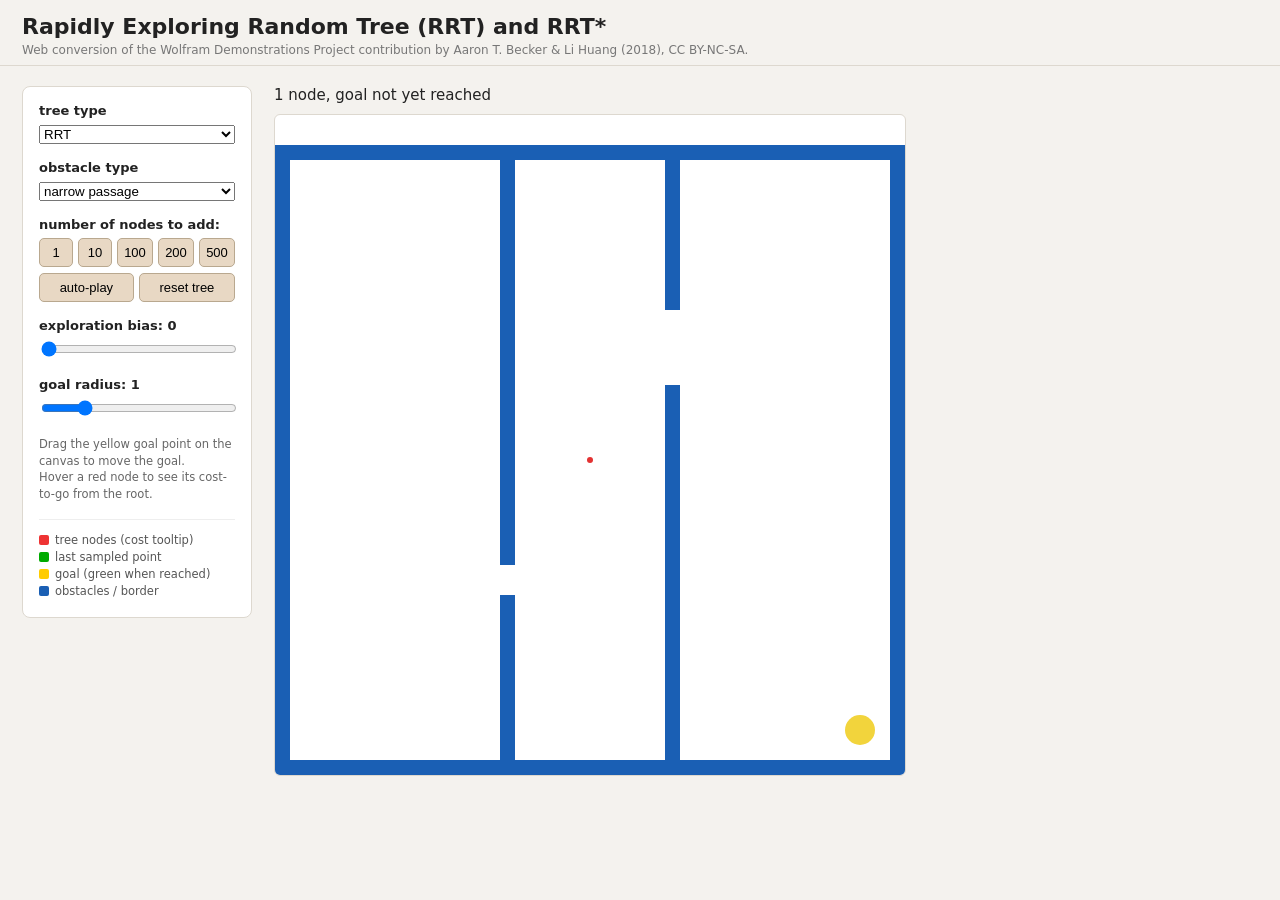
<file: rrt-webapp/index.html>
<!DOCTYPE html>
<html lang="en">
<head>
<meta charset="UTF-8">
<meta name="viewport" content="width=device-width, initial-scale=1.0">
<title>Rapidly Exploring Random Tree (RRT) and RRT*</title>
<link rel="stylesheet" href="style.css">
</head>
<body>
<header>
  <h1>Rapidly Exploring Random Tree (RRT) and RRT*</h1>
  <p class="credit">Web conversion of the Wolfram Demonstrations Project contribution by
    Aaron T. Becker &amp; Li Huang (2018), CC BY-NC-SA.</p>
</header>

<main>
  <aside id="controls">
    <div class="ctl-group">
      <label for="treeType">tree type</label>
      <select id="treeType">
        <option value="random">Random Tree</option>
        <option value="rrt" selected>RRT</option>
        <option value="rrtstar">RRT*</option>
      </select>
    </div>

    <div class="ctl-group">
      <label for="obstacleType">obstacle type</label>
      <select id="obstacleType">
        <option value="none">none</option>
        <option value="sparse">sparse</option>
        <option value="narrow" selected>narrow passage</option>
        <option value="concave">concave</option>
      </select>
    </div>

    <div class="ctl-group">
      <label>number of nodes to add:</label>
      <div class="btn-row">
        <button data-add="1">1</button>
        <button data-add="10">10</button>
        <button data-add="100">100</button>
        <button data-add="200">200</button>
        <button data-add="500">500</button>
      </div>
      <div class="btn-row">
        <button id="toggleAuto" class="auto-btn">auto-play</button>
        <button id="resetBtn">reset tree</button>
      </div>
    </div>

    <div class="ctl-group">
      <label for="explorationBias">exploration bias: <output id="biasOut">0</output></label>
      <input type="range" id="explorationBias" min="0" max="0.9" step="0.05" value="0">
    </div>

    <div class="ctl-group">
      <label for="goalRadius">goal radius: <output id="radiusOut">1</output></label>
      <input type="range" id="goalRadius" min="0" max="5" step="0.1" value="1">
    </div>

    <div class="ctl-group hint">
      Drag the yellow goal point on the canvas to move the goal.<br>
      Hover a red node to see its cost-to-go from the root.
    </div>

    <div class="legend">
      <div><span class="sw" style="background:#e33"></span>tree nodes (cost tooltip)</div>
      <div><span class="sw" style="background:#0a0"></span>last sampled point</div>
      <div><span class="sw" style="background:#fc0"></span>goal (green when reached)</div>
      <div><span class="sw" style="background:#1a5fb4"></span>obstacles / border</div>
    </div>
  </aside>

  <section id="stage">
    <div id="status">1 node, goal not yet reached</div>
    <canvas id="board" width="630" height="660"></canvas>
  </section>
</main>

<script src="app.js"></script>
</body>
</html>
</file>
<file: rrt-webapp/style.css>
/* Layout: controls on the left, canvas on the right (ControlPlacement -> Left in the original Manipulate). */

* { box-sizing: border-box; }

body {
  margin: 0;
  font-family: system-ui, -apple-system, "Segoe UI", Roboto, sans-serif;
  background: #f4f2ee;
  color: #222;
}

header {
  padding: 14px 22px 8px;
  border-bottom: 1px solid #ddd8cf;
}

header h1 { margin: 0 0 4px; font-size: 22px; font-weight: 600; }
header .credit { margin: 0; font-size: 12px; color: #777; }

main {
  display: flex;
  flex-wrap: wrap;
  gap: 22px;
  padding: 20px 22px;
  align-items: flex-start;
}

#controls {
  display: flex;
  flex-direction: column;
  gap: 16px;
  width: 230px;
  padding: 16px;
  background: #fff;
  border: 1px solid #ddd8cf;
  border-radius: 8px;
}

.ctl-group label {
  display: block;
  font-size: 13px;
  font-weight: 600;
  margin-bottom: 6px;
}

.ctl-group select,
.ctl-group input[type="range"] {
  width: 100%;
}

.btn-row { display: flex; gap: 5px; flex-wrap: wrap; }
.btn-row + .btn-row { margin-top: 6px; }

.btn-row button {
  flex: 1 1 auto;
  min-width: 34px;
  padding: 6px 4px;
  font-size: 13px;
  background: #e8d8c4;
  border: 1px solid #b9a88f;
  border-radius: 5px;
  cursor: pointer;
}
.btn-row button:hover { background: #dcc7ab; }
.btn-row button:active { transform: translateY(1px); }

#toggleAuto.active { background: #1B4332; color: #e8d8c4; border-color: #1B4332; }

.hint { font-size: 11.5px; color: #666; line-height: 1.45; font-weight: 400; }

.legend { font-size: 11.5px; color: #555; border-top: 1px solid #eee; padding-top: 10px; }
.legend div { margin: 3px 0; }
.legend .sw {
  display: inline-block; width: 10px; height: 10px;
  border-radius: 2px; margin-right: 6px; vertical-align: -1px;
}

#stage { position: relative; }

#status {
  font-size: 15px;
  margin-bottom: 8px;
  min-height: 20px;
}
#status.reached { color: #1B4332; font-weight: 600; }

#board {
  background: #fff;
  border: 1px solid #ddd8cf;
  border-radius: 6px;
  touch-action: none;
  cursor: default;
}
#board.dragging { cursor: grabbing; }

#tooltip {
  position: absolute;
  pointer-events: none;
  background: #222;
  color: #fff;
  font-size: 12px;
  padding: 3px 8px;
  border-radius: 4px;
  transform: translate(-50%, -130%);
  white-space: nowrap;
  display: none;
}
</file>
